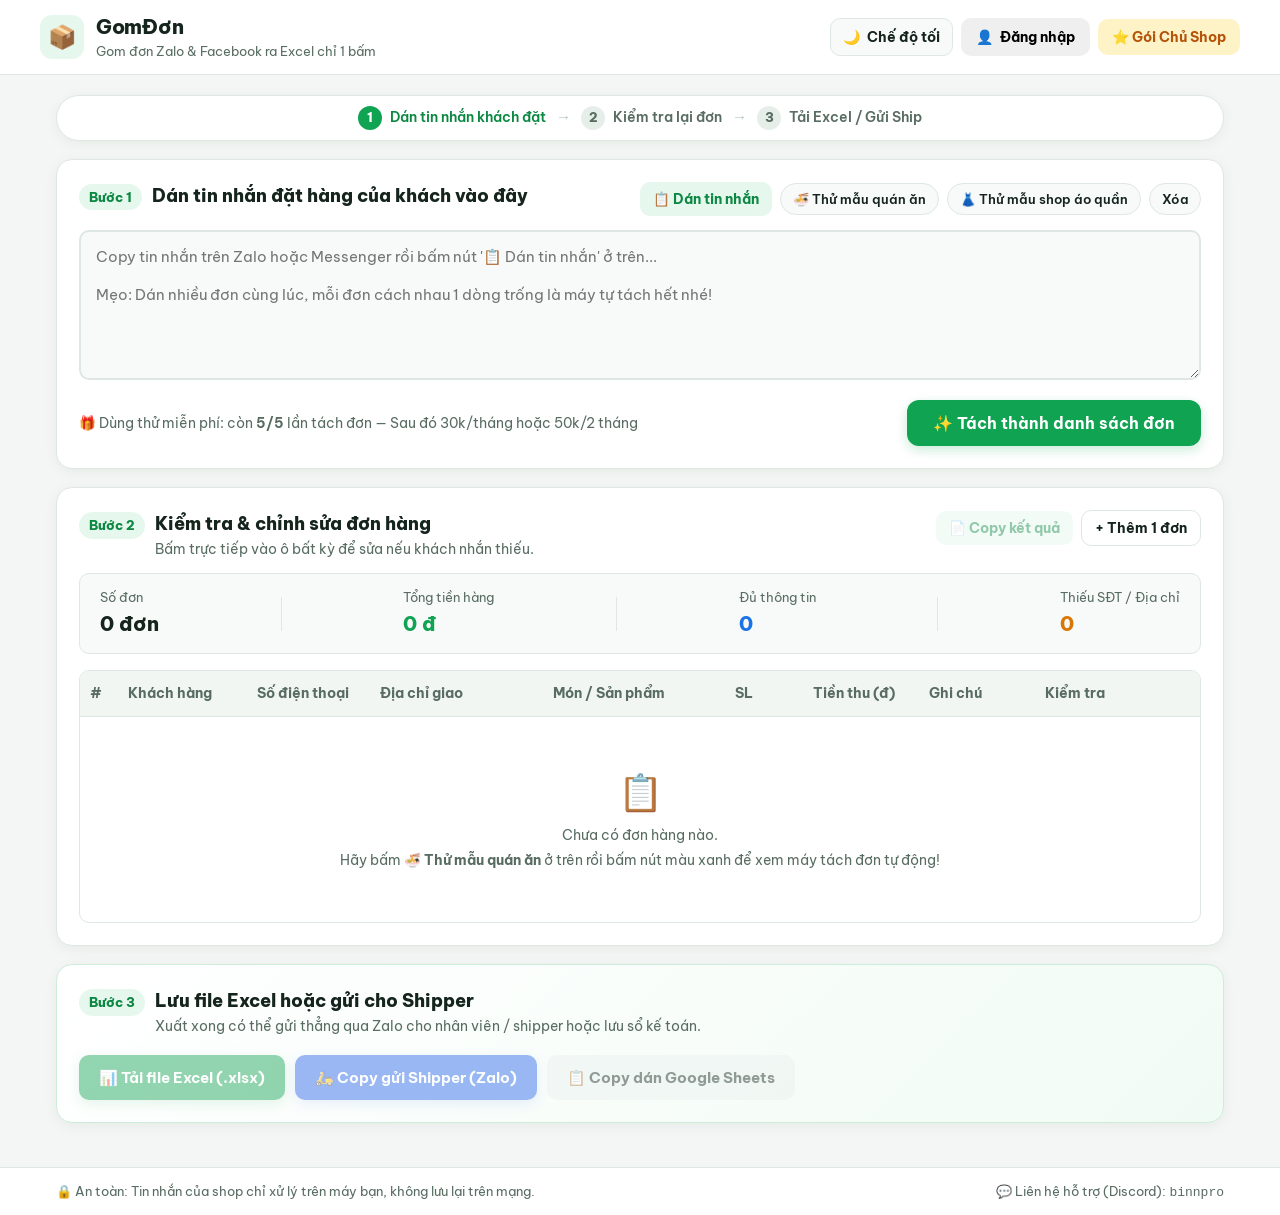
<file: index.html>
<!DOCTYPE html>
<html lang="vi">
<head>
  <meta charset="UTF-8" />
  <meta name="viewport" content="width=device-width, initial-scale=1.0" />
  <title>GomĐơn — Biến tin nhắn Zalo/Facebook thành bảng Excel dễ dàng</title>
  <link rel="preconnect" href="https://fonts.googleapis.com" />
  <link rel="preconnect" href="https://fonts.gstatic.com" crossorigin />
  <link href="https://fonts.googleapis.com/css2?family=Be+Vietnam+Pro:wght@400;500;600;700;800&display=swap" rel="stylesheet" />
  <link rel="stylesheet" href="style.css?v=20261124" />
  <!-- SheetJS để xuất file .xlsx chuẩn tiếng Việt -->
  <script src="https://cdn.sheetjs.com/xlsx-0.20.3/package/dist/xlsx.full.min.js" defer></script>
  <script src="app.js?v=20261124" defer></script>
</head>
<body>
  <!-- Header tối giản -->
  <header class="topbar">
    <div class="container topbar-inner">
      <div class="brand">
        <div class="brand-logo" aria-hidden="true">📦</div>
        <div>
          <div class="brand-name">GomĐơn</div>
          <div class="brand-sub">Gom đơn Zalo &amp; Facebook ra Excel chỉ 1 bấm</div>
        </div>
      </div>

      <div class="topbar-actions">
        <button id="btnThemeToggle" class="btn btn-icon-text" type="button" title="Đổi giao diện Sáng / Tối">
          🌙 <span class="hide-mobile">Chế độ tối</span>
        </button>
        <button id="btnAuth" class="btn btn-soft" type="button">
          👤 <span id="btnAuthLabel">Đăng nhập</span>
        </button>
        <button id="btnUpgrade" class="btn btn-pro" type="button">
          ⭐ Gói Chủ Shop
        </button>
      </div>
    </div>
  </header>

  <main class="container main-layout">
    <!-- Thanh chỉ dẫn 3 bước trực quan -->
    <nav class="stepper" aria-label="Quy trình 3 bước">
      <div class="step-item active" id="step1Badge">
        <span class="step-num">1</span>
        <span>Dán tin nhắn khách đặt</span>
      </div>
      <div class="step-arrow" aria-hidden="true">→</div>
      <div class="step-item" id="step2Badge">
        <span class="step-num">2</span>
        <span>Kiểm tra lại đơn</span>
      </div>
      <div class="step-arrow" aria-hidden="true">→</div>
      <div class="step-item" id="step3Badge">
        <span class="step-num">3</span>
        <span>Tải Excel / Gửi Ship</span>
      </div>
    </nav>

    <!-- BƯỚC 1: NHẬP TIN NHẮN -->
    <section class="card step-card">
      <div class="step-header">
        <div class="step-title-wrap">
          <span class="step-pill">Bước 1</span>
          <h2>Dán tin nhắn đặt hàng của khách vào đây</h2>
        </div>

        <div class="quick-tools">
          <button id="btnPasteClipboard" class="btn btn-soft-green" type="button">📋 Dán tin nhắn</button>
          <button id="btnSampleFood" class="btn btn-chip" type="button">🍜 Thử mẫu quán ăn</button>
          <button id="btnSampleShop" class="btn btn-chip" type="button">👗 Thử mẫu shop áo quần</button>
          <button id="btnClearInput" class="btn btn-chip btn-chip-danger" type="button">Xóa</button>
        </div>
      </div>

      <textarea
        id="rawInput"
        class="message-textarea"
        rows="6"
        placeholder="Copy tin nhắn trên Zalo hoặc Messenger rồi bấm nút '📋 Dán tin nhắn' ở trên...&#10;&#10;Mẹo: Dán nhiều đơn cùng lúc, mỗi đơn cách nhau 1 dòng trống là máy tự tách hết nhé!"
      ></textarea>

      <div class="step1-footer">
        <div class="friendly-tip" id="trialStatusTip">
          🎁 Dùng thử miễn phí: còn <strong>5/5</strong> lần tách đơn — không giới hạn số đơn mỗi lần
        </div>

        <button id="btnParse" class="btn btn-primary btn-xl" type="button">
          <span class="btn-label">✨ Tách thành danh sách đơn</span>
        </button>
      </div>
    </section>

    <!-- BƯỚC 2: KIỂM TRA ĐƠN HÀNG -->
    <section class="card step-card" id="resultSection">
      <div class="step-header">
        <div class="step-title-wrap">
          <span class="step-pill">Bước 2</span>
          <div>
            <h2>Kiểm tra &amp; chỉnh sửa đơn hàng</h2>
            <p class="muted" id="tableStatusText">Bấm trực tiếp vào ô để sửa (số tiền sau món như <code>2 trà sữa 30k</code> được tính là tổng tiền món đó).</p>
          </div>
        </div>

        <div class="table-mini-actions">
          <button id="btnCopyResult" class="btn btn-soft-green" type="button" disabled>📄 Copy kết quả</button>
          <button id="btnAddRow" class="btn btn-ghost" type="button">+ Thêm 1 đơn</button>
          <button id="btnClearOrders" class="btn btn-ghost-danger hidden" type="button">🗑️ Xóa hết bảng</button>
        </div>
      </div>

      <!-- Thanh tổng kết gọn, dễ đọc cho chủ shop -->
      <div class="summary-bar" id="summaryBar">
        <div class="summary-item">
          <span class="summary-label">Số đơn</span>
          <strong class="summary-val" id="statOrders">0 đơn</strong>
        </div>
        <div class="summary-divider"></div>
        <div class="summary-item">
          <span class="summary-label">Tổng tiền hàng</span>
          <strong class="summary-val text-emerald" id="statRevenue">0 đ</strong>
        </div>
        <div class="summary-divider"></div>
        <div class="summary-item">
          <span class="summary-label">Đủ thông tin</span>
          <strong class="summary-val text-blue" id="statComplete">0</strong>
        </div>
        <div class="summary-divider"></div>
        <div class="summary-item">
          <span class="summary-label">Thiếu SĐT / Địa chỉ</span>
          <strong class="summary-val text-amber" id="statWarning">0</strong>
        </div>
      </div>

      <div class="table-wrapper">
        <table class="orders-table" id="ordersTable">
          <thead>
            <tr>
              <th class="col-stt">#</th>
              <th class="col-name">Khách hàng</th>
              <th class="col-phone">Số điện thoại</th>
              <th class="col-address">Địa chỉ giao</th>
              <th class="col-items">Món / Sản phẩm</th>
              <th class="col-qty">SL</th>
              <th class="col-total">Tiền thu (đ)</th>
              <th class="col-note">Ghi chú</th>
              <th class="col-status">Kiểm tra</th>
              <th class="col-action"></th>
            </tr>
          </thead>
          <tbody id="ordersBody">
            <tr class="empty-row">
              <td colspan="10">
                <div class="empty-state">
                  <div class="empty-icon">📋</div>
                  <p>Chưa có đơn hàng nào.</p>
                  <p class="muted">Hãy bấm <strong>🍜 Thử mẫu quán ăn</strong> ở trên rồi bấm nút màu xanh để xem máy tách đơn tự động!</p>
                </div>
              </td>
            </tr>
          </tbody>
        </table>
      </div>
    </section>

    <!-- BƯỚC 3: XUẤT FILE / GỬI SHIPPER -->
    <section class="card step-card export-card" id="exportSection">
      <div class="export-card-inner">
        <div class="step-title-wrap">
          <span class="step-pill">Bước 3</span>
          <div>
            <h2>Lưu file Excel hoặc gửi cho Shipper</h2>
            <p class="muted">Xuất xong có thể gửi thẳng qua Zalo cho nhân viên / shipper hoặc lưu sổ kế toán.</p>
          </div>
        </div>

        <div class="export-big-buttons">
          <button id="btnExportExcel" class="btn btn-primary btn-lg" type="button" disabled>
            📊 Tải file Excel (.xlsx)
          </button>
          <button id="btnCopyShipper" class="btn btn-shipper btn-lg" type="button" disabled>
            🛵 Copy gửi Shipper (Zalo)
          </button>
          <button id="btnCopySheet" class="btn btn-secondary btn-lg" type="button" disabled>
            📋 Copy dán Google Sheets
          </button>
        </div>
      </div>
    </section>
  </main>

  <footer class="footer">
    <div class="container footer-inner">
      <span>🔒 An toàn: Tin nhắn của shop chỉ xử lý trên máy bạn, không lưu lại trên mạng.</span>
      <span>💬 Liên hệ hỗ trợ (Discord): <code>binnpro</code></span>
    </div>
  </footer>

  <!-- Modal Gói Chủ Shop -->
  <div class="modal-backdrop hidden" id="upgradeModal" role="dialog" aria-modal="true" aria-labelledby="upgradeModalTitle">
    <div class="modal">
      <div class="modal-header">
        <h3 id="upgradeModalTitle">⭐ Nâng cấp Gói Chủ Shop</h3>
        <button class="icon-close" type="button" data-close-modal="upgradeModal" aria-label="Đóng">✕</button>
      </div>
      <div class="modal-body">
        <div id="licenseStatusBox" class="license-status hidden"></div>

        <div class="plan-grid">
          <div class="plan-card">
            <div class="plan-name">Gói 1 tháng</div>
            <div class="plan-price">30.000đ<span> / tháng</span></div>
            <p class="plan-desc">Tách đơn không giới hạn trong 30 ngày, xuất Excel &amp; Google Sheets.</p>
          </div>
          <div class="plan-card plan-card-featured">
            <span class="plan-badge">Tiết kiệm 10k</span>
            <div class="plan-name">Gói 2 tháng</div>
            <div class="plan-price">50.000đ<span> / 2 tháng</span></div>
            <p class="plan-desc">Chỉ 25.000đ/tháng, tách đơn không giới hạn trong 60 ngày.</p>
          </div>
        </div>

        <div class="card-apology-note">
          🙏 <strong>Xin lỗi quý khách:</strong> Hiện hệ thống ngân hàng / VietQR đang gặp sự cố bảo trì nên shop tạm thời nhận thanh toán bằng <strong>thẻ cào điện thoại</strong>. Mong quý khách thông cảm!
        </div>

        <div class="scratch-card-box">
          <div class="scratch-card-title">📱 Nạp thẻ cào kích hoạt gói</div>
          <div class="scratch-grid">
            <select id="cardTelcoSelect" class="license-input" aria-label="Nhà mạng">
              <option value="Viettel">Viettel</option>
              <option value="Mobifone">Mobifone</option>
              <option value="Vinaphone">Vinaphone</option>
              <option value="Vietnamobile">Vietnamobile</option>
            </select>
            <select id="cardAmountSelect" class="license-input" aria-label="Mệnh giá">
              <option value="30000">30.000đ (Gói 1 tháng)</option>
              <option value="50000">50.000đ (Gói 2 tháng)</option>
            </select>
          </div>
          <div class="scratch-grid">
            <input
              id="cardSerialInput"
              class="license-input"
              type="text"
              placeholder="Số seri thẻ cào..."
              autocomplete="off"
            />
            <input
              id="cardPinInput"
              class="license-input"
              type="text"
              placeholder="Mã thẻ cào..."
              autocomplete="off"
            />
          </div>
          <div class="license-row">
            <input
              id="cardContactInput"
              class="license-input"
              type="text"
              placeholder="SĐT / Zalo của bạn để nhận mã kích hoạt..."
              autocomplete="off"
            />
            <button id="btnSubmitCard" class="btn btn-primary" type="button">Gửi thẻ chờ duyệt</button>
          </div>
          <div class="captcha-box">
            <span class="captcha-label">🤖 Xác nhận không phải robot:</span>
            <div class="captcha-row">
              <span id="cardCaptchaQuestion" class="captcha-badge"></span>
              <input id="cardCaptchaInput" class="license-input captcha-input" type="text" inputmode="numeric" placeholder="Kết quả..." autocomplete="off" />
              <button id="btnRefreshCardCaptcha" class="btn btn-soft btn-sm" type="button" title="Đổi câu hỏi">🔄</button>
            </div>
          </div>
          <div id="cardSubmitResult" class="card-submit-result hidden"></div>
          <div class="muted" style="font-size: 12.5px;">💬 Liên hệ hỗ trợ / gửi thẻ qua Discord: <code>binnpro</code></div>
        </div>

        <div class="license-box">
          <label class="license-label" for="licenseCodeInput">Đã có mã kích hoạt? Nhập tại đây:</label>
          <div class="license-row">
            <input
              id="licenseCodeInput"
              class="license-input"
              type="text"
              placeholder="Ví dụ: GD1M-XXXX-XX"
              autocomplete="off"
            />
            <button id="btnActivateLicense" class="btn btn-primary" type="button">Kích hoạt</button>
          </div>
        </div>

        <div id="ownerToolsBox" class="owner-tools-box hidden">
          <div class="owner-tools-title">👑 Công cụ Chủ sở hữu (tạo mã gửi khách)</div>
          <div class="owner-tools-actions">
            <button id="btnGen1M" class="btn btn-soft btn-sm" type="button">+ Tạo mã 1 tháng (30k)</button>
            <button id="btnGen2M" class="btn btn-soft btn-sm" type="button">+ Tạo mã 2 tháng (50k)</button>
          </div>
          <div id="generatedCodeOutput" class="generated-code hidden"></div>
        </div>
      </div>
      <div class="modal-footer">
        <button class="btn btn-soft" data-close-modal="upgradeModal" type="button">Đóng lại</button>
      </div>
    </div>
  </div>

  <!-- Modal Đăng nhập / Đăng ký -->
  <div class="modal-backdrop hidden" id="authModal" role="dialog" aria-modal="true" aria-labelledby="authModalTitle">
    <div class="modal" style="max-width: 440px;">
      <div class="modal-header">
        <h3 id="authModalTitle">👤 Tài khoản GomĐơn</h3>
        <button class="icon-close" type="button" data-close-modal="authModal" aria-label="Đóng">✕</button>
      </div>
      <div class="modal-body">
        <div id="authAccountBox" class="auth-account-box hidden">
          <div>Đang đăng nhập: <strong id="authCurrentUser"></strong></div>
          <div class="muted" id="authCurrentSub" style="font-size: 12.5px; margin-top: 4px;"></div>
          <button id="btnLogout" class="btn btn-ghost-danger btn-sm" type="button" style="margin-top: 10px;">Đăng xuất</button>
        </div>

        <div id="authGuestBox">
          <div class="auth-tabs" role="tablist">
            <button id="tabLogin" class="auth-tab is-active" type="button" role="tab" aria-selected="true">Đăng nhập</button>
            <button id="tabRegister" class="auth-tab" type="button" role="tab" aria-selected="false">Đăng ký</button>
          </div>

          <form id="authForm" class="auth-form" autocomplete="on">
            <div id="authRegisterExtra" class="hidden">
              <label class="license-label" for="authDisplayNameInput">Tên shop / Tên hiển thị</label>
              <input id="authDisplayNameInput" class="license-input" type="text" placeholder="Ví dụ: Shop Mẹ Bỉm" />
            </div>

            <div>
              <label class="license-label" for="authUsernameInput">Tên đăng nhập hoặc SĐT</label>
              <input id="authUsernameInput" class="license-input" type="text" placeholder="Ví dụ: 0912345678 hoặc shopabc" required />
            </div>

            <div>
              <label class="license-label" for="authPasswordInput">Mật khẩu</label>
              <input id="authPasswordInput" class="license-input" type="password" placeholder="Tối thiểu 4 ký tự..." required />
            </div>

            <div id="authConfirmWrap" class="hidden">
              <label class="license-label" for="authConfirmInput">Nhập lại mật khẩu</label>
              <input id="authConfirmInput" class="license-input" type="password" placeholder="Nhập lại mật khẩu..." />
            </div>

            <div class="captcha-box">
              <span class="captcha-label">🤖 Xác nhận không phải robot:</span>
              <div class="captcha-row">
                <span id="authCaptchaQuestion" class="captcha-badge"></span>
                <input id="authCaptchaInput" class="license-input captcha-input" type="text" inputmode="numeric" placeholder="Kết quả..." autocomplete="off" required />
                <button id="btnRefreshAuthCaptcha" class="btn btn-soft btn-sm" type="button" title="Đổi câu hỏi">🔄</button>
              </div>
            </div>

            <button id="btnAuthSubmit" class="btn btn-primary" type="submit" style="width: 100%; justify-content: center; margin-top: 4px;">
              Đăng nhập
            </button>
          </form>
        </div>
      </div>
      <div class="modal-footer">
        <button class="btn btn-soft" data-close-modal="authModal" type="button">Đóng lại</button>
      </div>
    </div>
  </div>

  <!-- Toast thông báo -->
  <div id="toast" class="toast hidden" role="status" aria-live="polite"></div>
</body>
</html>
</file>
<file: style.css>
:root {
  --bg: #f3f6f4;
  --surface: #ffffff;
  --surface-soft: #f8faf9;
  --border: #dfe7e3;
  --text: #15241d;
  --muted: #586c62;
  --primary: #10a352;
  --primary-hover: #0c8843;
  --primary-soft: #e6f7ee;
  --shipper: #2563eb;
  --shipper-hover: #1d4ed8;
  --blue: #1a73e8;
  --amber: #d97706;
  --amber-bg: #fef3c7;
  --danger: #dc2626;
  --danger-soft: #fee2e2;
  --radius: 16px;
  --radius-sm: 10px;
  --shadow: 0 3px 14px rgba(16, 36, 26, 0.05);
}

[data-theme="dark"] {
  --bg: #0e1412;
  --surface: #161f1c;
  --surface-soft: #1d2925;
  --border: #2a3934;
  --text: #ebf3ef;
  --muted: #98aea4;
  --primary: #16b860;
  --primary-hover: #129c51;
  --primary-soft: #143324;
  --shipper: #3b82f6;
  --shipper-hover: #2563eb;
  --blue: #60a5fa;
  --amber: #fbbf24;
  --amber-bg: #3b2d12;
  --danger: #f87171;
  --danger-soft: #3b1919;
  --shadow: 0 4px 18px rgba(0, 0, 0, 0.35);
}

[data-theme="dark"] .orders-table th {
  background: #1a2622;
}

[data-theme="dark"] .orders-table tbody tr.row-warning {
  background: #272112;
}

[data-theme="dark"] .cell-input:hover,
[data-theme="dark"] .cell-input:focus,
[data-theme="dark"] .message-textarea:focus,
[data-theme="dark"] .btn-ghost,
[data-theme="dark"] .btn-ghost-danger,
[data-theme="dark"] .qr-box {
  background: #1d2925;
}

[data-theme="dark"] .cell-input.is-missing {
  background: #3b2d12;
  border-color: #d97706;
}

[data-theme="dark"] .btn-secondary {
  background: #22302b;
  color: var(--text);
}

[data-theme="dark"] .btn-secondary:hover:not(:disabled) {
  background: #2c3e38;
}

[data-theme="dark"] .btn-pro {
  background: #3b2d12;
  color: #fcd34d;
}

[data-theme="dark"] .btn-pro:hover {
  background: #4d3b17;
}

[data-theme="dark"] .btn-icon-text:hover {
  background: #25342f;
}

[data-theme="dark"] .btn-soft-green {
  color: #6ee7b7;
}

[data-theme="dark"] .btn-soft-green:hover {
  background: #1b4430;
}

[data-theme="dark"] .status-warn {
  color: #fcd34d;
}

[data-theme="dark"] .status-ok,
[data-theme="dark"] .step-pill,
[data-theme="dark"] .step-item.active,
[data-theme="dark"] .btn-chip:hover,
[data-theme="dark"] .btn-copy-row:hover {
  color: #6ee7b7;
}

[data-theme="dark"] .step-num {
  background: #24332e;
}

[data-theme="dark"] .export-card {
  background: linear-gradient(135deg, #161f1c 0%, #13281e 100%);
  border-color: #214534;
}

[data-theme="dark"] .pricing-box {
  border-color: #214534;
}

[data-theme="dark"] .toast {
  background: #ebf3ef;
  color: #101916;
}

* {
  box-sizing: border-box;
}

html {
  scroll-behavior: smooth;
}

body {
  margin: 0;
  font-family: "Be Vietnam Pro", -apple-system, BlinkMacSystemFont, "Segoe UI", sans-serif;
  background: var(--bg);
  color: var(--text);
  line-height: 1.5;
  font-size: 15px;
}

.container {
  width: 100%;
  max-width: 1200px;
  margin: 0 auto;
  padding: 0 16px;
}

/* Header */
.topbar {
  background: var(--surface);
  border-bottom: 1px solid var(--border);
  position: sticky;
  top: 0;
  z-index: 20;
}

.topbar-inner {
  display: flex;
  align-items: center;
  justify-content: space-between;
  gap: 12px;
  padding: 12px 0;
}

.brand {
  display: flex;
  align-items: center;
  gap: 12px;
}

.brand-logo {
  width: 44px;
  height: 44px;
  border-radius: 12px;
  background: var(--primary-soft);
  display: grid;
  place-items: center;
  font-size: 23px;
}

.brand-name {
  font-size: 20px;
  font-weight: 800;
  letter-spacing: -0.3px;
}

.brand-sub {
  font-size: 13px;
  color: var(--muted);
}

.topbar-actions {
  display: flex;
  align-items: center;
  gap: 8px;
}

/* Main */
.main-layout {
  padding-top: 20px;
  padding-bottom: 44px;
  display: flex;
  flex-direction: column;
  gap: 18px;
}

/* Stepper 3 bước */
.stepper {
  display: flex;
  align-items: center;
  justify-content: center;
  gap: 10px;
  flex-wrap: wrap;
  background: var(--surface);
  border: 1px solid var(--border);
  border-radius: 999px;
  padding: 10px 18px;
  box-shadow: var(--shadow);
}

.step-item {
  display: inline-flex;
  align-items: center;
  gap: 8px;
  font-size: 14px;
  font-weight: 600;
  color: var(--muted);
}

.step-item.active {
  color: var(--primary-hover);
}

.step-num {
  width: 24px;
  height: 24px;
  border-radius: 50%;
  background: #e6eeea;
  color: var(--muted);
  display: grid;
  place-items: center;
  font-size: 12.5px;
  font-weight: 800;
}

.step-item.active .step-num {
  background: var(--primary);
  color: #fff;
}

.step-arrow {
  color: #b4c4bc;
  font-weight: 700;
}

/* Cards */
.card {
  background: var(--surface);
  border: 1px solid var(--border);
  border-radius: var(--radius);
  padding: 22px;
  box-shadow: var(--shadow);
}

.step-header {
  display: flex;
  align-items: flex-start;
  justify-content: space-between;
  gap: 14px;
  margin-bottom: 14px;
  flex-wrap: wrap;
}

.step-title-wrap {
  display: flex;
  align-items: flex-start;
  gap: 10px;
}

.step-pill {
  background: var(--primary-soft);
  color: var(--primary-hover);
  font-weight: 800;
  font-size: 12.5px;
  padding: 4px 10px;
  border-radius: 999px;
  white-space: nowrap;
  margin-top: 2px;
}

.step-title-wrap h2 {
  margin: 0;
  font-size: 18px;
  font-weight: 800;
}

.muted {
  margin: 2px 0 0;
  color: var(--muted);
  font-size: 13.5px;
}

.quick-tools,
.table-mini-actions {
  display: flex;
  align-items: center;
  gap: 8px;
  flex-wrap: wrap;
}

/* Textarea */
.message-textarea {
  width: 100%;
  border: 2px solid var(--border);
  border-radius: var(--radius-sm);
  padding: 15px;
  font-family: inherit;
  font-size: 15px;
  color: var(--text);
  background: var(--surface-soft);
  resize: vertical;
  min-height: 150px;
  transition: border-color 0.15s, background 0.15s;
}

.message-textarea:focus {
  outline: none;
  border-color: var(--primary);
  background: #fff;
}

.step1-footer {
  margin-top: 14px;
  display: flex;
  align-items: center;
  justify-content: space-between;
  gap: 14px;
  flex-wrap: wrap;
}

.friendly-tip {
  font-size: 13.5px;
  color: var(--muted);
}

/* Summary Bar */
.summary-bar {
  display: flex;
  align-items: center;
  justify-content: space-between;
  gap: 12px;
  background: var(--surface-soft);
  border: 1px solid var(--border);
  border-radius: var(--radius-sm);
  padding: 14px 20px;
  margin-bottom: 16px;
  flex-wrap: wrap;
}

.summary-item {
  display: flex;
  flex-direction: column;
  gap: 2px;
}

.summary-label {
  font-size: 12.5px;
  color: var(--muted);
}

.summary-val {
  font-size: 20px;
  font-weight: 800;
}

.summary-divider {
  width: 1px;
  height: 34px;
  background: var(--border);
}

.text-emerald { color: var(--primary); }
.text-blue { color: var(--blue); }
.text-amber { color: var(--amber); }

/* Buttons */
.btn {
  border: none;
  border-radius: var(--radius-sm);
  padding: 10px 15px;
  font-family: inherit;
  font-size: 14px;
  font-weight: 700;
  cursor: pointer;
  display: inline-flex;
  align-items: center;
  justify-content: center;
  gap: 7px;
  transition: all 0.15s;
}

.btn:disabled {
  opacity: 0.45;
  cursor: not-allowed;
}

.btn-primary {
  background: var(--primary);
  color: #fff;
  box-shadow: 0 4px 12px rgba(16, 163, 82, 0.22);
}

.btn-primary:hover:not(:disabled) {
  background: var(--primary-hover);
  transform: translateY(-1px);
}

.btn-shipper {
  background: var(--shipper);
  color: #fff;
  box-shadow: 0 4px 12px rgba(37, 99, 235, 0.2);
}

.btn-shipper:hover:not(:disabled) {
  background: var(--shipper-hover);
  transform: translateY(-1px);
}

.btn-secondary {
  background: #eaf1ee;
  color: var(--text);
}

.btn-secondary:hover:not(:disabled) {
  background: #dce7e2;
}

.btn-soft-green {
  background: var(--primary-soft);
  color: var(--primary-hover);
  padding: 8px 13px;
  font-size: 13.5px;
}

.btn-soft-green:hover {
  background: #d3f1e1;
}

.btn-pro {
  background: #fef3c7;
  color: #b45309;
  padding: 9px 14px;
}

.btn-pro:hover {
  background: #fde68a;
}

.btn-icon-text {
  background: var(--surface-soft);
  border: 1px solid var(--border);
  color: var(--text);
  padding: 9px 12px;
}

.btn-icon-text:hover {
  background: #edf3f0;
}

.btn-ghost {
  background: #fff;
  color: var(--text);
  border: 1px solid var(--border);
  padding: 8px 13px;
}

.btn-ghost:hover {
  background: var(--surface-soft);
}

.btn-ghost-danger {
  background: #fff;
  color: var(--danger);
  border: 1px solid #fecaca;
  padding: 8px 13px;
}

.btn-ghost-danger:hover {
  background: var(--danger-soft);
}

.btn-chip {
  background: var(--surface-soft);
  border: 1px solid var(--border);
  color: var(--text);
  padding: 7px 12px;
  font-size: 13px;
  font-weight: 600;
  border-radius: 999px;
}

.btn-chip:hover {
  border-color: var(--primary);
  color: var(--primary-hover);
}

.btn-chip-danger:hover {
  border-color: var(--danger);
  color: var(--danger);
  background: var(--danger-soft);
}

.btn-lg {
  padding: 13px 20px;
  font-size: 15px;
}

.btn-xl {
  padding: 13px 26px;
  font-size: 16px;
  border-radius: 12px;
}

/* Table */
.table-wrapper {
  overflow-x: auto;
  border: 1px solid var(--border);
  border-radius: var(--radius-sm);
}

.orders-table {
  width: 100%;
  border-collapse: collapse;
  min-width: 980px;
  font-size: 14px;
}

.orders-table th {
  background: #f1f6f3;
  color: var(--muted);
  font-weight: 700;
  text-align: left;
  padding: 12px 10px;
  border-bottom: 1px solid var(--border);
  white-space: nowrap;
}

.orders-table td {
  padding: 8px 8px;
  border-bottom: 1px solid var(--border);
  vertical-align: middle;
}

.orders-table tbody tr:last-child td {
  border-bottom: none;
}

.orders-table tbody tr.row-warning {
  background: #fffbeb;
}

.cell-input {
  width: 100%;
  border: 1px solid transparent;
  border-radius: 7px;
  padding: 8px 9px;
  font-family: inherit;
  font-size: 14px;
  background: transparent;
  color: var(--text);
}

.cell-input:hover {
  border-color: var(--border);
  background: #fff;
}

.cell-input:focus {
  outline: none;
  border-color: var(--primary);
  background: #fff;
}

.cell-input.is-missing {
  border: 1.5px dashed #f59e0b;
  background: #fef3c7;
}

.cell-number {
  text-align: right;
  font-weight: 700;
}

.cell-number[type="number"] {
  -moz-appearance: textfield;
}

.cell-number[type="number"]::-webkit-outer-spin-button,
.cell-number[type="number"]::-webkit-inner-spin-button {
  -webkit-appearance: none;
  margin: 0;
}

.col-stt { width: 42px; text-align: center; font-weight: 700; color: var(--muted); }
.col-name { width: 145px; }
.col-phone { width: 130px; }
.col-address { width: 220px; }
.col-items { width: 215px; }
.col-qty { width: 82px; min-width: 72px; }
.col-total { width: 125px; }
.col-note { width: 145px; }
.col-status { width: 130px; }
.col-action { width: 78px; text-align: center; white-space: nowrap; }

.row-actions {
  display: inline-flex;
  align-items: center;
  gap: 2px;
}

.btn-copy-row {
  background: transparent;
  border: none;
  color: var(--muted);
  cursor: pointer;
  font-size: 15px;
  padding: 5px 7px;
  border-radius: 7px;
}

.btn-copy-row:hover {
  background: var(--primary-soft);
  color: var(--primary-hover);
}

.status-badge {
  display: inline-flex;
  align-items: center;
  gap: 4px;
  padding: 5px 10px;
  border-radius: 999px;
  font-size: 12.5px;
  font-weight: 700;
  white-space: nowrap;
}

.status-ok {
  background: var(--primary-soft);
  color: var(--primary-hover);
}

.status-warn {
  background: var(--amber-bg);
  color: #b45309;
}

.btn-delete-row {
  background: transparent;
  border: none;
  color: var(--muted);
  cursor: pointer;
  font-size: 16px;
  padding: 5px 7px;
  border-radius: 7px;
}

.btn-delete-row:hover {
  background: var(--danger-soft);
  color: var(--danger);
}

.empty-state {
  text-align: center;
  padding: 40px 14px;
  color: var(--muted);
}

.empty-icon {
  font-size: 36px;
  margin-bottom: 6px;
}

.empty-state p {
  margin: 4px 0;
}

/* Bước 3 Export Card */
.export-card {
  background: linear-gradient(135deg, #ffffff 0%, #f1fbf5 100%);
  border-color: #cdecd9;
}

.export-card-inner {
  display: flex;
  align-items: center;
  justify-content: space-between;
  gap: 18px;
  flex-wrap: wrap;
}

.export-big-buttons {
  display: flex;
  align-items: center;
  gap: 10px;
  flex-wrap: wrap;
}

/* Modal */
.modal-backdrop {
  position: fixed;
  inset: 0;
  background: rgba(16, 30, 24, 0.45);
  display: grid;
  place-items: center;
  padding: 16px;
  z-index: 50;
}

.modal {
  background: var(--surface);
  border-radius: var(--radius);
  width: 100%;
  max-width: 500px;
  box-shadow: 0 20px 50px rgba(0, 0, 0, 0.18);
  overflow: hidden;
}

.modal-header,
.modal-footer {
  padding: 16px 20px;
  display: flex;
  align-items: center;
  justify-content: space-between;
  border-bottom: 1px solid var(--border);
}

.modal-footer {
  border-bottom: none;
  border-top: 1px solid var(--border);
  justify-content: flex-end;
  gap: 10px;
}

.modal-header h3 {
  margin: 0;
  font-size: 17px;
}

.modal-body {
  padding: 18px 20px;
  display: flex;
  flex-direction: column;
  gap: 14px;
}

.icon-close {
  border: none;
  background: transparent;
  font-size: 18px;
  cursor: pointer;
  color: var(--muted);
}

.pricing-box {
  background: var(--primary-soft);
  border: 1px solid #bce8d1;
  border-radius: var(--radius-sm);
  padding: 14px 16px;
}

.pricing-list {
  margin: 0;
  padding-left: 18px;
  font-size: 14px;
  display: flex;
  flex-direction: column;
  gap: 6px;
}

.qr-placeholder {
  display: flex;
  gap: 14px;
  align-items: center;
  background: var(--surface-soft);
  border: 1px dashed var(--border);
  border-radius: var(--radius-sm);
  padding: 12px;
  font-size: 13.5px;
}

.qr-box {
  width: 86px;
  height: 86px;
  flex-shrink: 0;
  border-radius: 8px;
  background: #fff;
  border: 1px solid var(--border);
  display: grid;
  place-items: center;
  text-align: center;
  font-size: 11px;
  font-weight: 700;
  color: var(--muted);
}

/* Footer & Toast */
.footer {
  border-top: 1px solid var(--border);
  background: var(--surface);
  padding: 14px 0;
  font-size: 13px;
  color: var(--muted);
}

.footer-inner {
  display: flex;
  justify-content: space-between;
  gap: 12px;
  flex-wrap: wrap;
}

.toast {
  position: fixed;
  bottom: 22px;
  right: 22px;
  background: #15241d;
  color: #fff;
  padding: 12px 18px;
  border-radius: var(--radius-sm);
  font-size: 14px;
  font-weight: 600;
  box-shadow: 0 10px 25px rgba(0, 0, 0, 0.22);
  z-index: 60;
}

.hidden {
  display: none !important;
}

/* Pricing plans & license activation */
.plan-grid {
  display: grid;
  grid-template-columns: repeat(2, minmax(0, 1fr));
  gap: 12px;
}

.plan-card {
  position: relative;
  border: 1px solid var(--border);
  background: var(--surface-soft);
  border-radius: var(--radius-sm);
  padding: 14px;
}

.plan-card-featured {
  border-color: var(--primary);
  background: var(--primary-soft);
}

.plan-badge {
  position: absolute;
  top: -10px;
  right: 12px;
  background: var(--primary);
  color: #fff;
  font-size: 11px;
  font-weight: 700;
  padding: 2px 8px;
  border-radius: 999px;
}

.plan-name {
  font-weight: 700;
  font-size: 14px;
  margin-bottom: 4px;
}

.plan-price {
  font-size: 20px;
  font-weight: 800;
  color: var(--primary);
}

.plan-price span {
  font-size: 13px;
  font-weight: 500;
  color: var(--muted);
}

.plan-desc {
  margin: 6px 0 0;
  font-size: 12.5px;
  color: var(--muted);
}

.license-box {
  display: flex;
  flex-direction: column;
  gap: 6px;
}

.license-label {
  font-size: 13px;
  font-weight: 600;
}

.license-row {
  display: flex;
  gap: 8px;
}

.license-input {
  flex: 1;
  min-width: 0;
  padding: 9px 12px;
  border: 1px solid var(--border);
  border-radius: var(--radius-sm);
  background: var(--surface);
  color: var(--text);
  font-size: 14px;
}

.license-status {
  padding: 10px 12px;
  border-radius: var(--radius-sm);
  background: var(--primary-soft);
  border: 1px solid var(--primary);
  font-size: 13.5px;
  font-weight: 600;
}

.owner-tools-box {
  border: 1px dashed var(--amber);
  background: var(--amber-bg);
  border-radius: var(--radius-sm);
  padding: 12px;
  display: flex;
  flex-direction: column;
  gap: 8px;
}

.owner-tools-title {
  font-size: 13px;
  font-weight: 700;
}

.owner-tools-actions {
  display: flex;
  gap: 8px;
  flex-wrap: wrap;
}

.generated-code {
  font-family: monospace;
  font-size: 14px;
  font-weight: 700;
  padding: 8px 10px;
  border-radius: 6px;
  background: var(--surface);
  border: 1px solid var(--border);
  cursor: pointer;
}

[data-theme="dark"] .plan-price {
  color: #6ee7b7;
}

[data-theme="dark"] .license-status {
  color: #6ee7b7;
}

[data-theme="dark"] .btn-soft {
  background: #1e293b;
  color: #e2e8f0;
  border: 1px solid #334155;
}

[data-theme="dark"] .btn-soft:hover {
  background: #334155;
}

.card-apology-note {
  padding: 10px 12px;
  border-radius: var(--radius-sm);
  background: #fef3c7;
  border: 1px solid #f59e0b;
  color: #92400e;
  font-size: 13px;
  line-height: 1.45;
}

.scratch-card-box {
  display: flex;
  flex-direction: column;
  gap: 8px;
  padding: 12px;
  border: 1px solid var(--border);
  border-radius: var(--radius-sm);
  background: var(--surface-alt);
}

.scratch-card-title {
  font-size: 13.5px;
  font-weight: 700;
}

.scratch-grid {
  display: grid;
  grid-template-columns: repeat(2, 1fr);
  gap: 8px;
}

.card-submit-result {
  padding: 9px 11px;
  border-radius: 6px;
  background: var(--primary-soft);
  border: 1px solid var(--primary);
  font-size: 12.5px;
  line-height: 1.45;
}

[data-theme="dark"] .card-apology-note {
  background: rgba(245, 158, 11, 0.14);
  color: #fde68a;
  border-color: rgba(245, 158, 11, 0.45);
}

[data-theme="dark"] .card-submit-result {
  color: #a7f3d0;
}

.auth-tabs {
  display: grid;
  grid-template-columns: repeat(2, 1fr);
  gap: 6px;
  padding: 4px;
  background: var(--surface-alt);
  border: 1px solid var(--border);
  border-radius: var(--radius-sm);
  margin-bottom: 12px;
}

.auth-tab {
  border: none;
  background: transparent;
  color: var(--muted);
  font-weight: 700;
  font-size: 13.5px;
  padding: 8px 10px;
  border-radius: 6px;
  cursor: pointer;
}

.auth-tab.is-active {
  background: var(--surface);
  color: var(--primary);
  box-shadow: 0 1px 4px rgba(15, 23, 42, 0.08);
}

.auth-form {
  display: flex;
  flex-direction: column;
  gap: 10px;
}

.auth-form .license-input {
  width: 100%;
  margin-top: 4px;
}

.auth-account-box {
  padding: 12px;
  border-radius: var(--radius-sm);
  background: var(--primary-soft);
  border: 1px solid var(--primary);
  font-size: 14px;
}

.captcha-box {
  display: flex;
  flex-direction: column;
  gap: 6px;
  padding: 9px 10px;
  border: 1px dashed var(--border);
  border-radius: var(--radius-sm);
  background: var(--surface);
}

.captcha-label {
  font-size: 12.5px;
  font-weight: 600;
  color: var(--muted);
}

.captcha-row {
  display: flex;
  align-items: center;
  gap: 8px;
}

.captcha-badge {
  padding: 7px 11px;
  border-radius: 6px;
  background: var(--primary-soft);
  color: var(--primary);
  font-family: monospace;
  font-size: 14px;
  font-weight: 800;
  white-space: nowrap;
  user-select: none;
}

.captcha-input {
  margin-top: 0 !important;
  flex: 1;
}

@media (max-width: 760px) {
  .hide-mobile { display: none; }
  .topbar-inner { gap: 8px; padding: 10px 0; }
  .brand-sub { display: none; }
  .brand-name { font-size: 17px; }
  .topbar-actions { gap: 6px; flex-shrink: 0; }
  .topbar-actions .btn { padding: 7px 10px; font-size: 12.5px; white-space: nowrap; }
  .stepper { border-radius: var(--radius); justify-content: flex-start; }
  .step-arrow { display: none; }
  .summary-divider { display: none; }
  .summary-bar { display: grid; grid-template-columns: repeat(2, 1fr); }
  .btn-xl { width: 100%; white-space: nowrap; font-size: 15px; padding: 13px 16px; }
  .export-big-buttons { width: 100%; }
  .export-big-buttons .btn { flex: 1 1 100%; }
  .plan-grid { grid-template-columns: 1fr; }
}
</file>
